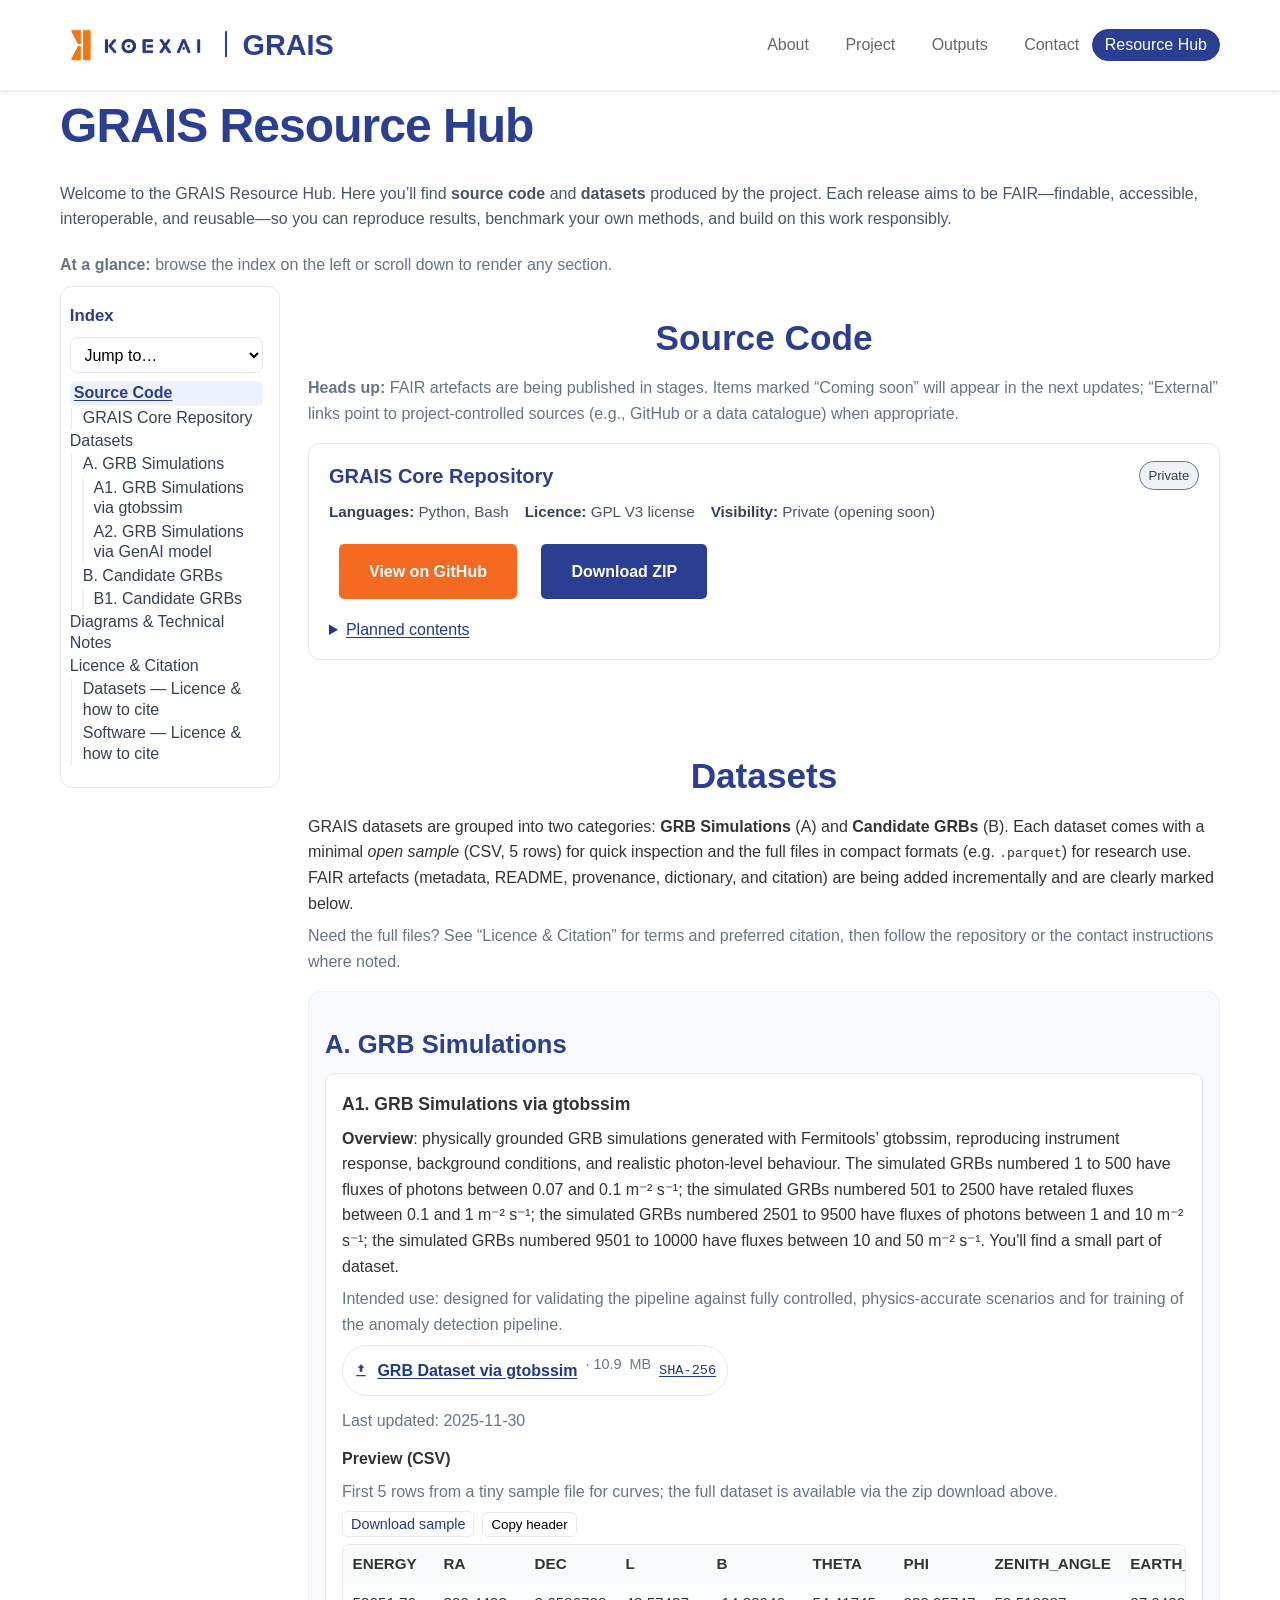
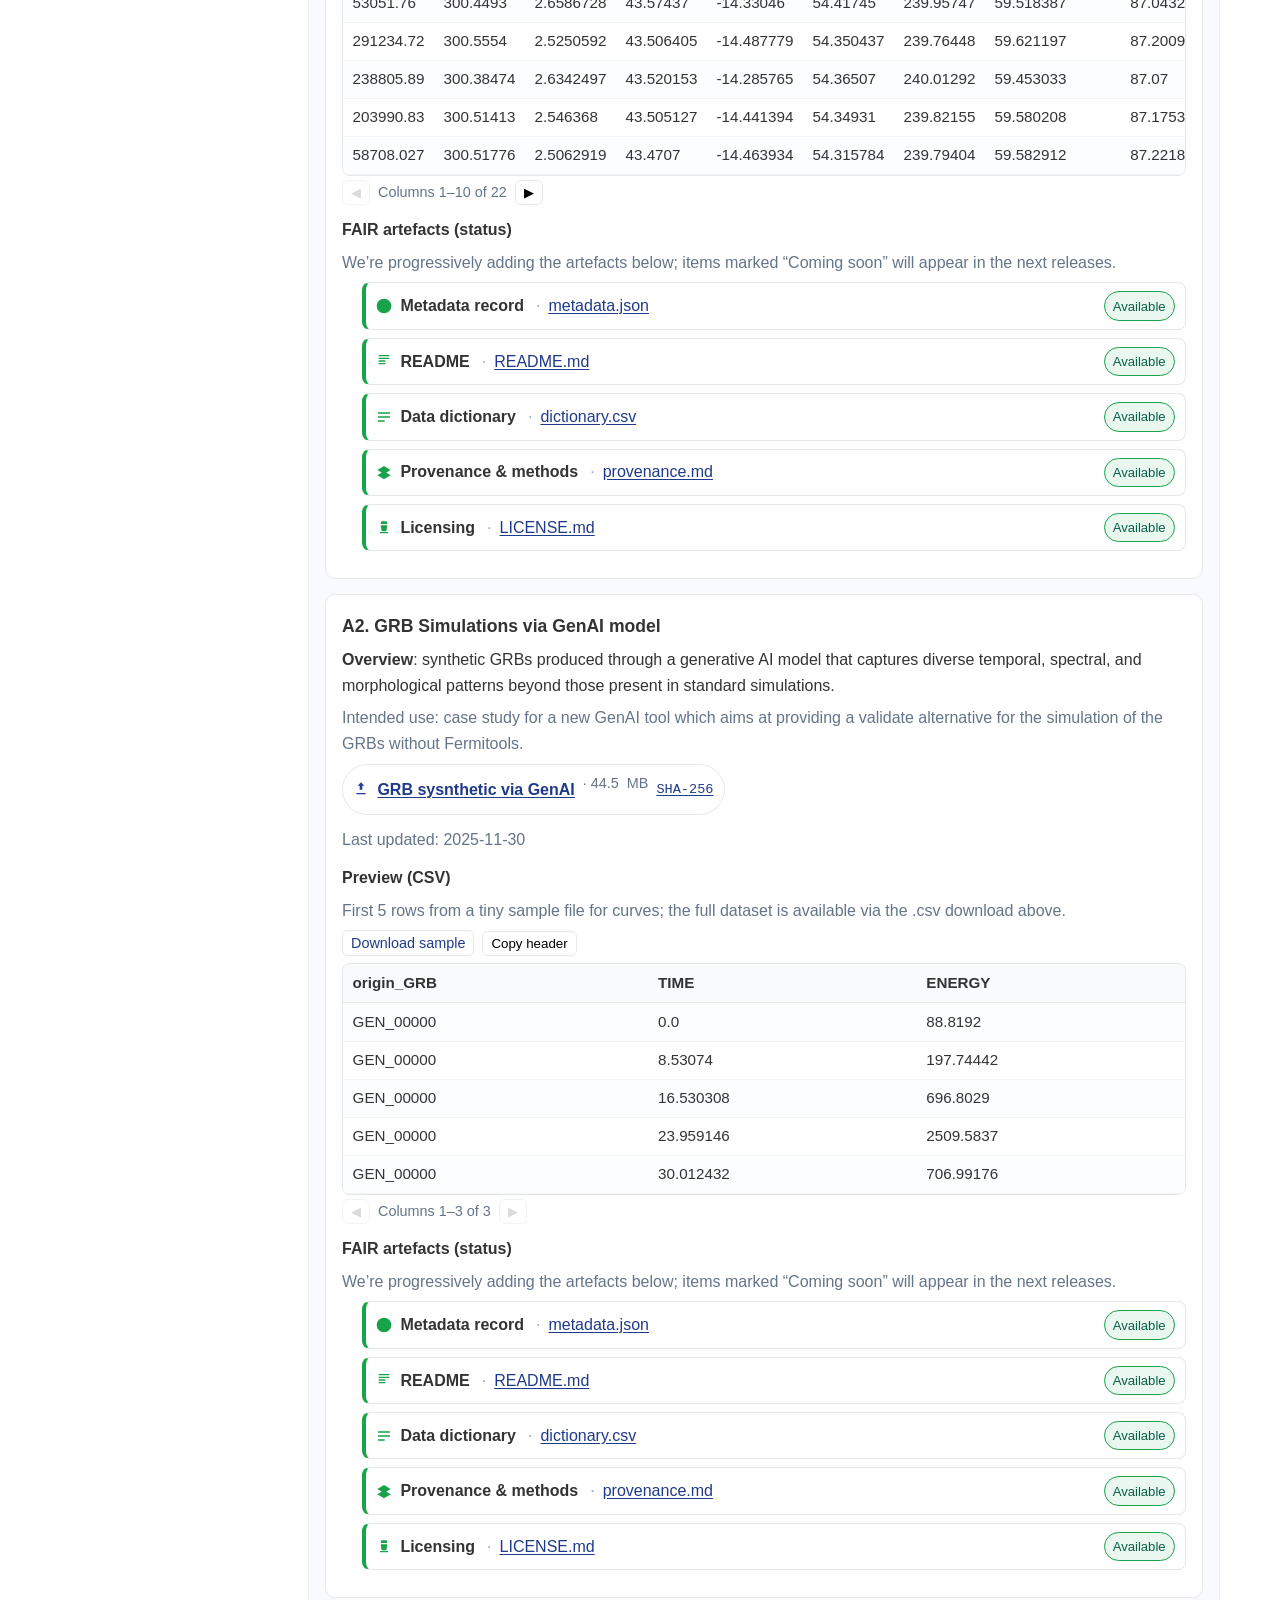
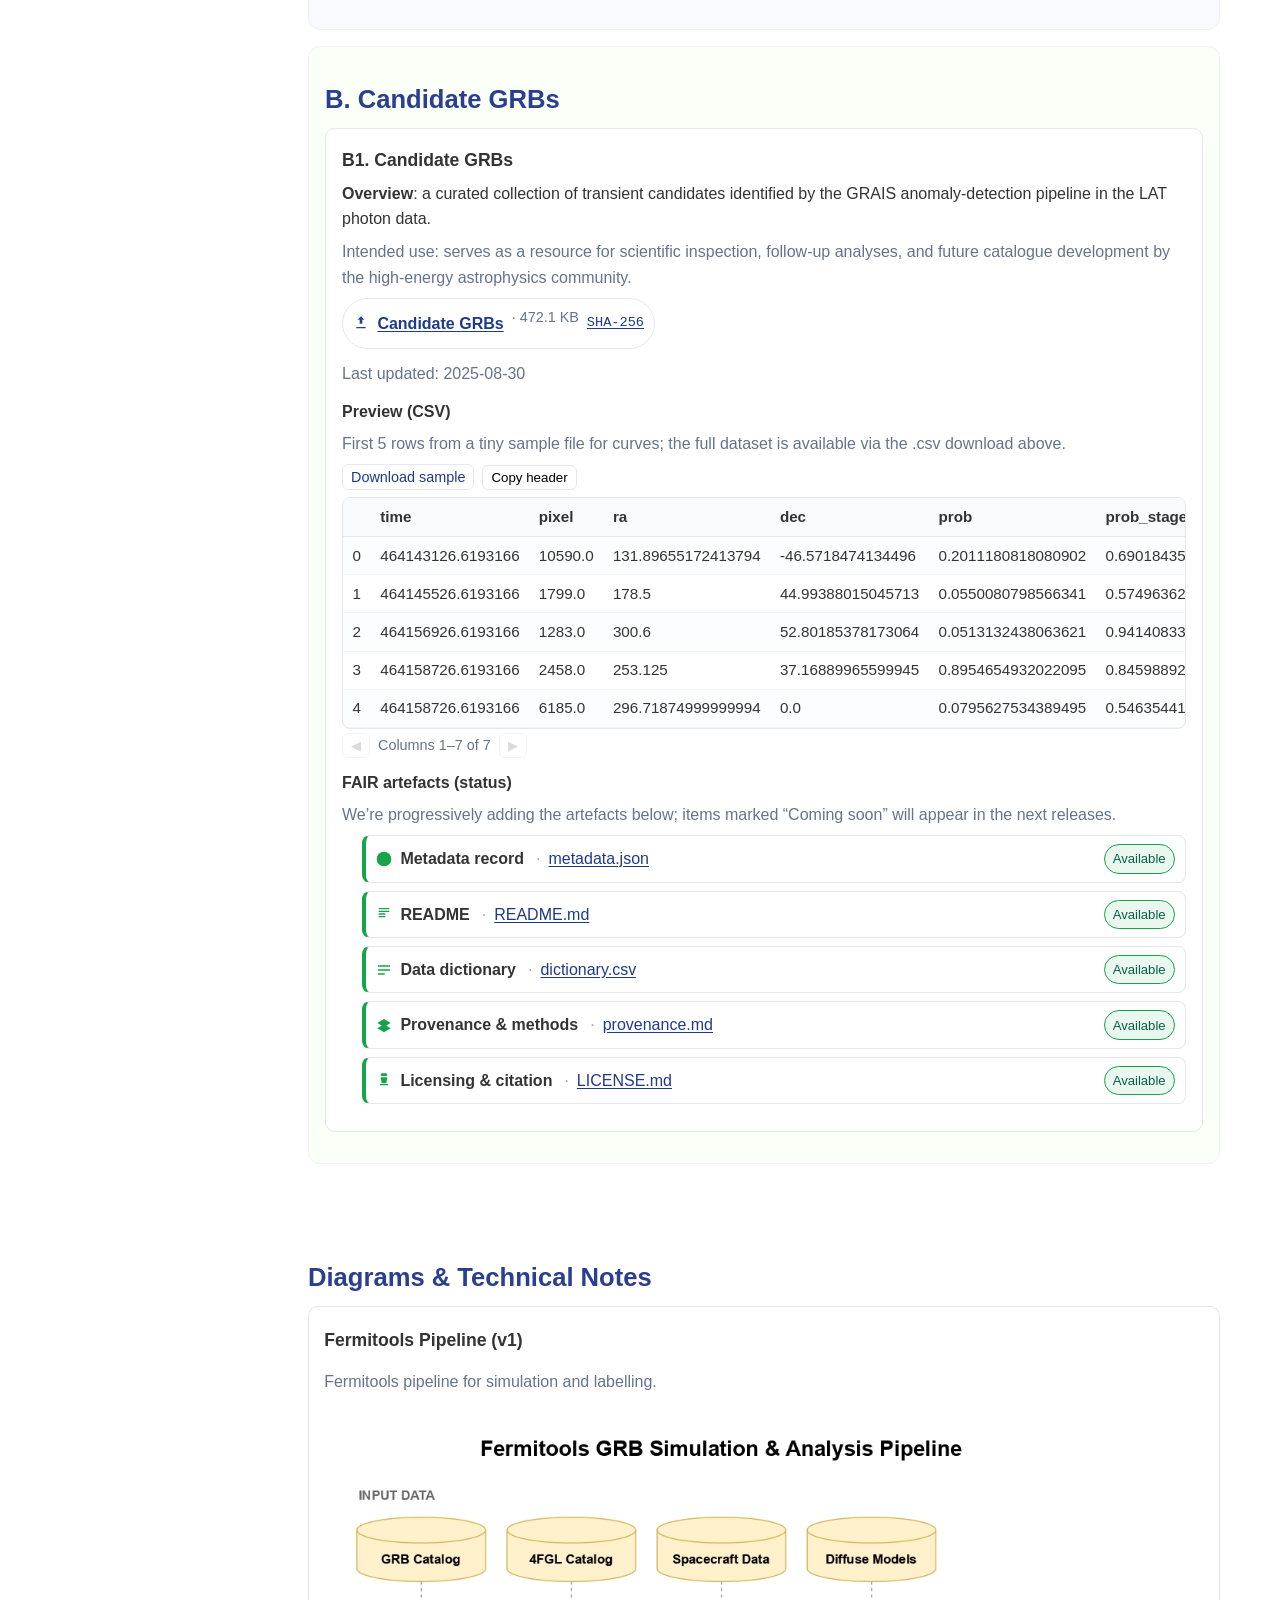
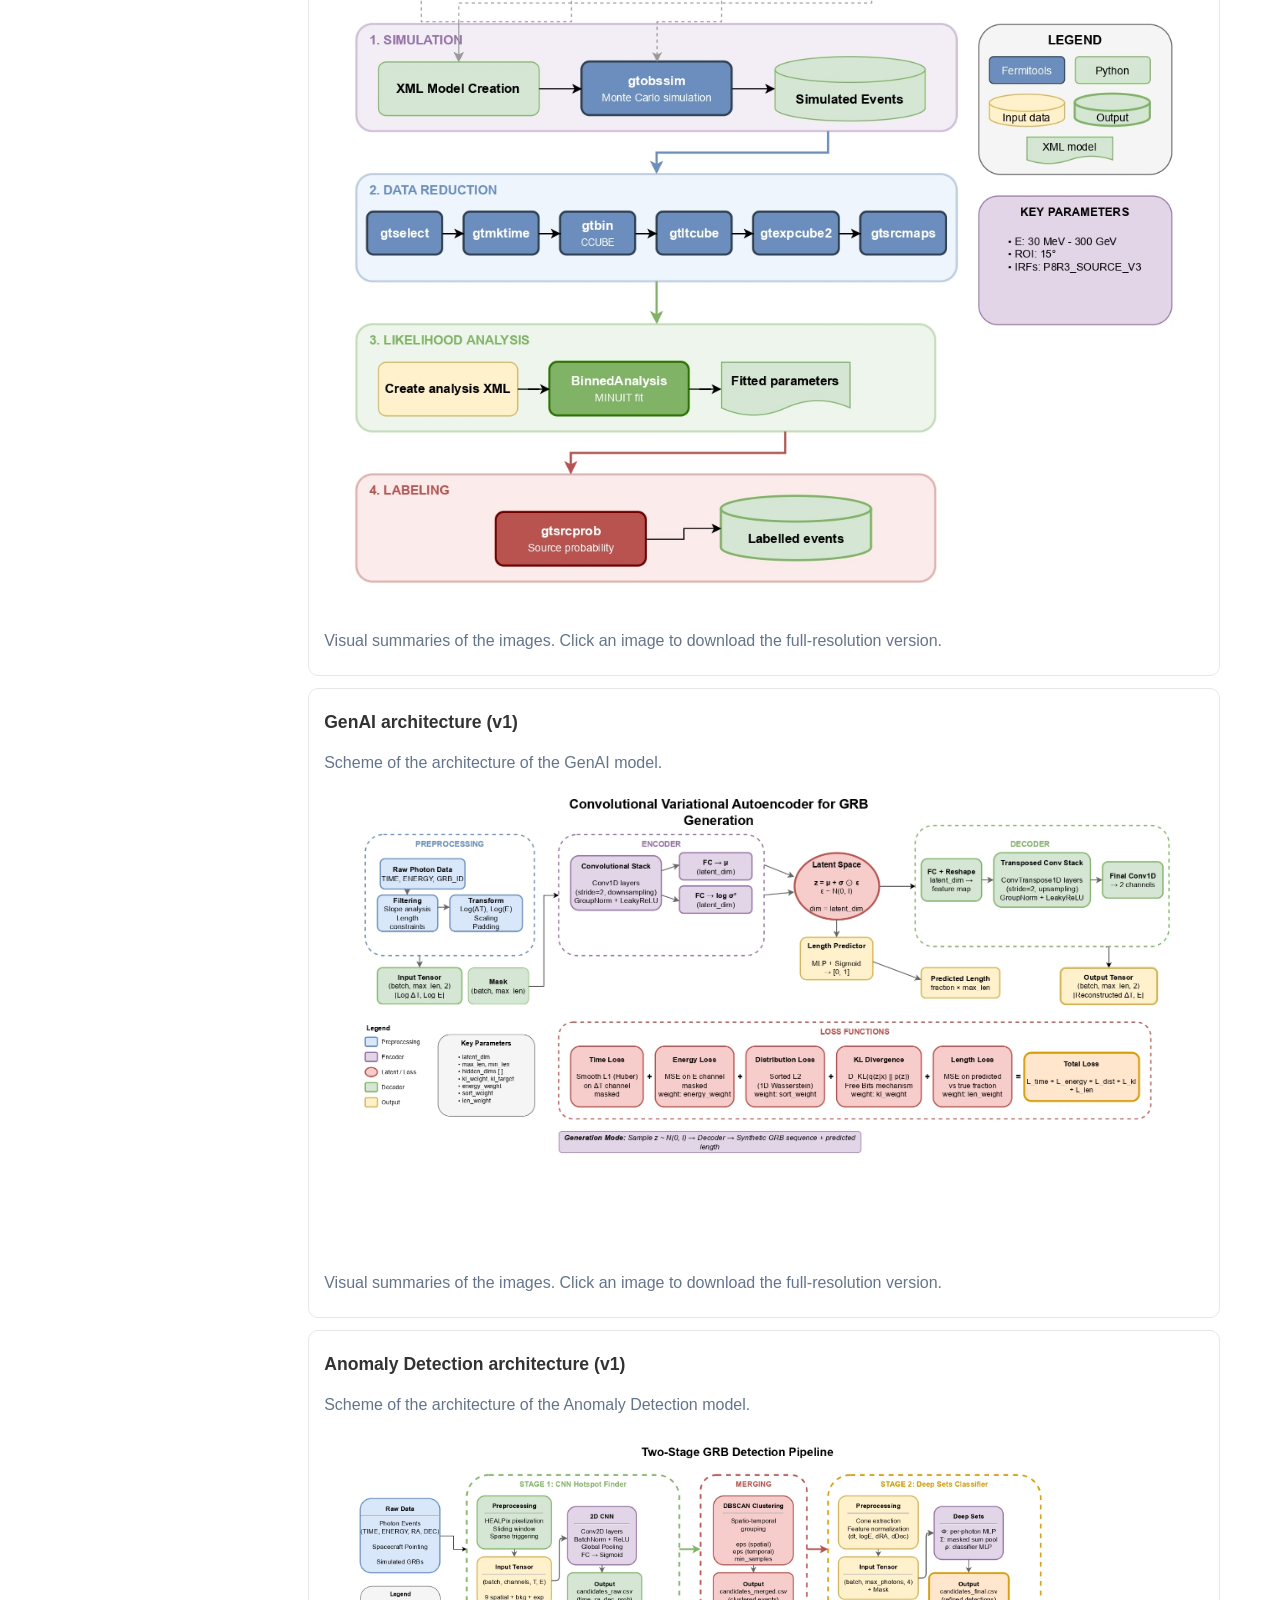
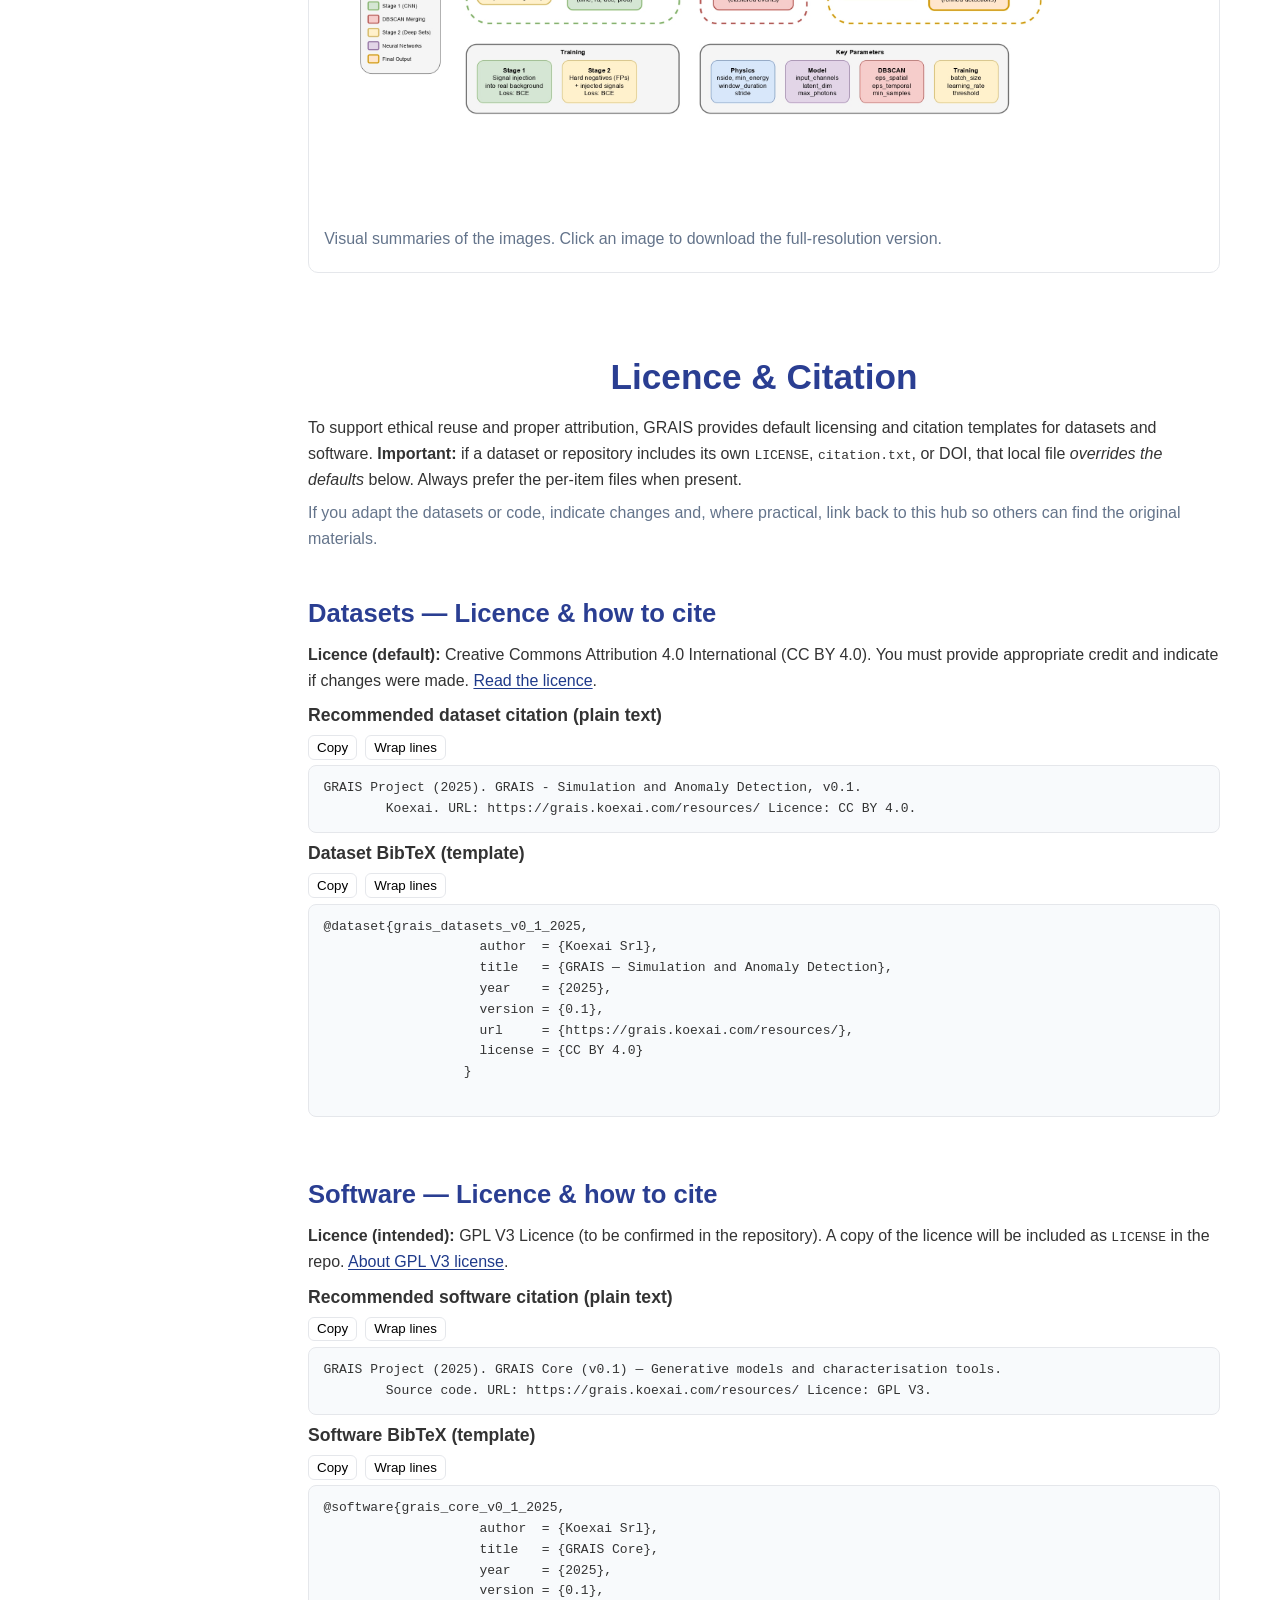
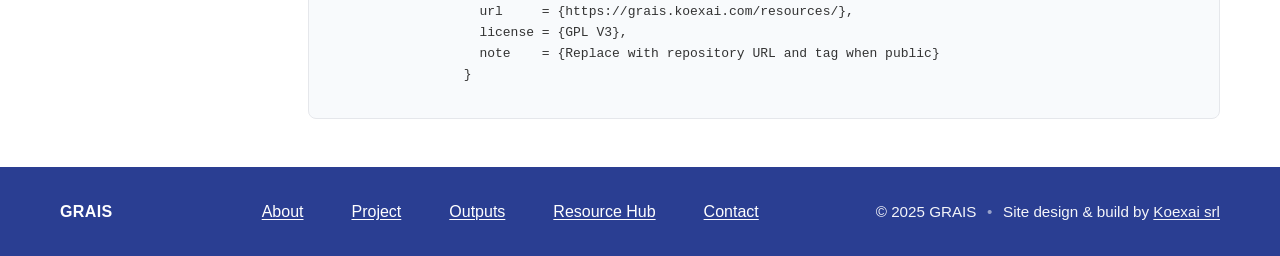
<file: resources/index.html>
<!DOCTYPE html>
<html lang="en">
<head>
  <meta charset="utf-8" />
  <meta name="viewport" content="width=device-width, initial-scale=1" />
  <title>GRAIS Resource Hub</title>
  <meta name="description" content="GRAIS Resource Hub: datasets, source code, publications, and citation/licensing." />
  <link rel="stylesheet" href="../assets/css/main.css">
</head>
<body class="with-fixed-header resources-page">
    <a class="skip-link" href="#datasets">Skip to content</a>
    <header>
      <div class="container">
        <div class="header-content">
          <div class="logo" style="display: flex; align-items: center; gap: 0.5em;">
                  <img src="../assets/img/logos/koexai logo.png" alt="Koexai Logo" style="height: 2.0em;">
                  <img src="../assets/img/logos/verticle_line.png" alt="Verticle LIne" style="height: 1.0em;">
                  GRAIS
          </div>
          <nav aria-label="Primary">
            <a href="/#about">About</a>
            <a href="/#project">Project</a>
            <a href="/#outputs">Outputs</a>
            <a href="/#contact">Contact</a>
              <a href="/resources/" class="nav-cta" aria-current="page">Resource Hub</a>
          </nav>
        </div>
      </div>
    </header>


  <main class="container resources-page">
    <h1>GRAIS Resource Hub</h1>
    <p class="lede">
      Welcome to the GRAIS Resource Hub. Here you’ll find <strong>source code</strong> and <strong>datasets</strong> produced by the project. Each release aims to be FAIR—findable, accessible, interoperable, and reusable—so you can reproduce results, benchmark your own methods, and build on this work responsibly.
    <p class="muted">
      <strong>At a glance:</strong> browse the index on the left or scroll down to render any section.
    </p>

    

    <!-- Index / Table of Contents -->
    <div class="page-grid">
    <nav id="toc" class="toc-panel" aria-labelledby="toc-heading" aria-label="On this page">

      <h2 id="toc-heading">Index</h2>
      <ul>
        <li><a href="#code">Source Code</a>
          <ul>
            <li><a href="#code-core">GRAIS Core Repository</a></li>
          </ul>
        </li>
        <li><a href="#datasets">Datasets</a>
          <ul>
            <li><a href="#A">A. GRB Simulations</a>
              <ul>
                <li><a href="#A1">A1. GRB Simulations via gtobssim</a></li>
                <li><a href="#A2">A2. GRB Simulations via GenAI model</a></li>
              </ul>
            </li>
            <li><a href="#B">B. Candidate GRBs</a>
              <ul>
                <li><a href="#B1">B1. Candidate GRBs</a></li>
              </ul>
            </li>
          </ul>
        </li>
        <li><a href="#pub-diagrams">Diagrams &amp; Technical Notes</a></li>
        <li><a href="#licence-citation">Licence &amp; Citation</a>
          <ul>
            <li><a href="#licence-datasets">Datasets — Licence &amp; how to cite</a></li>
            <li><a href="#licence-software">Software — Licence &amp; how to cite</a></li>
          </ul>
        </li>
      </ul>
    </nav>

    <div class="page-content">
        <!-- Source Code -->
    <section id="code" aria-labelledby="code-heading">
      <h2 id="code-heading">Source Code</h2>
        <p class="fair-note">
          <strong>Heads up:</strong> FAIR artefacts are being published in stages. Items marked “Coming soon” will appear in the next updates; “External” links point to project-controlled sources (e.g., GitHub or a data catalogue) when appropriate.
        </p>

      <article class="repo" data-status="private" aria-labelledby="code-core-heading">
      <!-- Allowed values for data-status: private, public, wip, frozen, archived -->
        <div class="repo-head">
          <h3 id="code-core-heading" class="repo-title">GRAIS Core Repository</h3>
          <span class="repo-state" aria-live="polite"></span>
        </div>

        <ul class="repo-meta">
          <li><span class="label">Languages:</span> Python, Bash</li>
          <li><span class="label">Licence:</span> GPL V3 license</li>
          <li><span class="label">Visibility:</span> Private (opening soon)</li>
        </ul>

        <p class="repo-actions">
          <!-- with links-->
            <a class="btn" href="https://github.com/koexai/GRAIS.git" target="_blank" rel="noopener">View on GitHub</a>
            <a class="btn btn-secondary" href="https://github.com/koexai/GRAIS/archive/refs/heads/main.zip">Download ZIP</a>
        </p>

        <!-- Once the repo is public you can: (1) remove this section (2) convert it to a Contents summary, with links to real folders/files in Github-->
        <details class="repo-more">
          <summary>Planned contents</summary>
          <ul>
            <li>Simulation scripts for GRB generation using Fermitools</li>
            <li>Simulation scripts for GRB generation using GenAI models</li>
            <li>Utilities for dataset labelling</li>
            <li>End-to-end pipeline for GRB detection (preprocessing, scanning, and classification modules)</li>
            <li>Documentation and usage tutorials</li>
          </ul>
        </details>
      </article>
    </section>

    <!-- Datasets -->
    <section id="datasets" aria-labelledby="datasets-heading">
      <h2 id="datasets-heading">Datasets</h2>
        <p>
          GRAIS datasets are grouped into two categories: <strong>GRB Simulations</strong> (A) and
          <strong>Candidate GRBs</strong> (B).
         Each dataset comes with a minimal <em>open sample</em> (CSV, 5 rows) for quick inspection and the full files in compact formats (e.g. <code>.parquet</code>) for research use.
          FAIR artefacts (metadata, README, provenance, dictionary, and citation) are being added incrementally and are clearly marked below.
        </p>
        <p class="muted">Need the full files? See “Licence &amp; Citation” for terms and preferred citation, then follow the repository or the contact instructions where noted.</p>


      <!-- Category A -->
      <section id="A" class="category-band band-a" aria-labelledby="A-heading">

        <h3 id="A-heading">A. GRB Simulations</h3>

        <article id="A1" class="dataset frame" aria-labelledby="A1-heading">
          <h4 id="A1-heading">A1. GRB Simulations via gtobssim</h4>
            <p><strong>Overview</strong>: physically grounded GRB simulations generated with Fermitools’ gtobssim, reproducing instrument response, background conditions, and realistic photon-level behaviour.
            The simulated GRBs numbered 1 to 500 have fluxes of photons between 0.07 and 0.1 m⁻² s⁻¹; the simulated GRBs numbered 501 to 2500 have retaled fluxes between 0.1 and 1 m⁻² s⁻¹; the simulated GRBs numbered 2501 to 9500 have fluxes of photons between 1 and 10 m⁻² s⁻¹; the simulated GRBs numbered 9501 to 10000 have fluxes between 10 and 50 m⁻² s⁻¹.
            You'll find a small part of dataset. </p>
            <p class="muted">Intended use: designed for validating the pipeline against fully controlled, physics-accurate scenarios and for training of the anomaly detection pipeline.</p>
          <h5 class="visually-hidden">Primary files</h5>
            <div class="file-strip" aria-label="Primary files">
              <div class="file-item">
                <svg viewBox="0 0 24 24" aria-hidden="true"><path d="M5 20h14v-2H5v2zm7-18-5 5h3v6h4V7h3l-5-5z"/></svg>
                <a href="../resources/datasets/A1/datasetA1.zip" download class="name">GRB Dataset via gtobssim</a>
                <span class="meta">· 10.9 &nbsp;MB</span>
                <a class="hash" href="../resources/datasets/A1/checksums_1.txt" title="SHA-256: 717ef5a7a687a942c949a1ccf368760c49ca0d06d72a6de9c9faac4ea5eeeb6f">SHA-256</a>
              </div>
            </div>
            <p class="muted">Last updated: 2025-11-30</p>


          <h5>Preview (CSV)</h5>
          <p class="muted">First 5 rows from a tiny sample file for curves; the full dataset is available via the zip download above.</p>
          <div class="table-scroll" data-sample-url="../resources/datasets/samples/A1_grb_gtobssim_sample.csv" data-max-cols="10" role="region" aria-label="A1 sample GRB gtobssim table" tabindex="0">
            <em>Loading preview…</em>
          </div>

          <h5>FAIR artefacts (status)</h5>
            <p class="fair-note">We’re progressively adding the artefacts below; items marked “Coming soon” will appear in the next releases.</p>

            <ul class="fair-checklist">
              <li class="fair-item" data-status="available">
                <span class="icon" aria-hidden="true">
                  <svg viewBox="0 0 24 24"><path d="M12 1a11 11 0 1 0 11 11A11.013 11.013 0 0 0 12 1Zm1 11V6h-2v8h7v-2Z"/></svg>
                </span>
                <span class="name">Metadata record</span><span class="sep">·</span>
                <a href="../resources/datasets/A1/metadata.json">metadata.json</a>
                <span class="state"></span>
              </li>

              <li class="fair-item" data-status="available">
                <span class="icon" aria-hidden="true">
                  <svg viewBox="0 0 24 24"><path d="M4 3h16v2H4zm0 4h16v2H4zm0 4h10v2H4zm0 4h10v2H4z"/></svg>
                </span>
                <span class="name">README</span><span class="sep">·</span>
                <a href="../resources/datasets/A1/README.md">README.md</a>
                <span class="state"></span>
              </li>

              <li class="fair-item" data-status="available">
                <span class="icon" aria-hidden="true">
                  <svg viewBox="0 0 24 24"><path d="M3 5h18v2H3zm0 6h18v2H3zm0 6h10v2H3z"/></svg>
                </span>
                <span class="name">Data dictionary</span><span class="sep">·</span>
                <a href="../resources/datasets/A1/dictionary.csv">dictionary.csv</a>
                <span class="state"></span>
              </li>

              <li class="fair-item" data-status="available">
                <span class="icon" aria-hidden="true">
                  <svg viewBox="0 0 24 24"><path d="M12 3 2 9l10 6 10-6-10-6Zm0 8L2 17l10 6 10-6-10-6Z"/></svg>
                </span>
                <span class="name">Provenance &amp; methods</span><span class="sep">·</span>
                <a href="../resources/datasets/A1/provenance.md">provenance.md</a>
                <span class="state"></span>
              </li>

              <li class="fair-item" data-status="available">
                <span class="icon" aria-hidden="true">
                  <svg viewBox="0 0 24 24"><path d="M6 20h12v-2H6v2ZM8 2h8l1 4H7l1-4Zm-1 6h10l-1.5 9h-7L7 8Z"/></svg>
                </span>
                <span class="name">Licensing</span><span class="sep">·</span>
                <a href="../resources/datasets/A1/LICENSE.md">LICENSE.md</a>
                <span class="state"></span>
              </li>

              <!--
              <li class="fair-item" data-status="soon">
                <span class="icon" aria-hidden="true">
                  <svg viewBox="0 0 24 24"><path d="M4 4h16v2H4zm0 6h16v2H4zm0 6h10v2H4z"/></svg>
                </span>
                <span class="name">Supplementary materials</span><span class="sep">·</span>
                <a href="../resources/datasets/A1/supplements/">notebooks, diagrams, scripts</a>
                <span class="state"></span>
              </li>
              -->
            </ul>


        </article>

        <article id="A2" class="dataset frame" aria-labelledby="A2-heading">
          <h4 id="A2-heading">A2. GRB Simulations via GenAI model</h4>
            <p><strong>Overview</strong>: synthetic GRBs produced through a generative AI model that captures diverse temporal, spectral, and morphological patterns beyond those present in standard simulations.</p>
            <p class="muted">Intended use: case study for a new GenAI tool which aims at providing a validate alternative for the simulation of the GRBs without Fermitools.</p>
          <h5 class="visually-hidden">Primary files</h5>
            <div class="file-strip" aria-label="Primary files">
              <div class="file-item">
                <svg viewBox="0 0 24 24" aria-hidden="true"><path d="M5 20h14v-2H5v2zm7-18-5 5h3v6h4V7h3l-5-5z"/></svg>
                <a href="../resources/datasets/A2/synthetic_grb.csv" download class="name">GRB sysnthetic via GenAI</a>
                <span class="meta">· 44.5 &nbsp;MB</span>
                <a class="hash" href="../resources/datasets/A2/checksums_1.txt" title="SHA-256: c75c048039b488770ecdec800e59e60596f0c0cb99e5fc81b6faf79f32d3cb8f">SHA-256</a>
              </div>
            </div>
            <p class="muted">Last updated: <time datetime="2025-11-30">2025-11-30</time></p>


          <h5>Preview (CSV)</h5>
          <p class="muted">First 5 rows from a tiny sample file for curves; the full dataset is available via the .csv download above.</p>
          <div class="table-scroll" data-sample-url="../resources/datasets/samples/A2-sample_GRBs_generated.csv" data-max-cols="10" role="region" aria-label="A2 sample curve table" tabindex="0">
            <em>Loading preview…</em>
          </div>

          <h5>FAIR artefacts (status)</h5>
            <p class="fair-note">We’re progressively adding the artefacts below; items marked “Coming soon” will appear in the next releases.</p>

            <ul class="fair-checklist">
              <li class="fair-item" data-status="available">
                <span class="icon" aria-hidden="true"><svg viewBox="0 0 24 24"><path d="M12 1a11 11 0 1 0 11 11A11.013 11.013 0 0 0 12 1Zm1 11V6h-2v8h7v-2Z"/></svg></span>
                <span class="name">Metadata record</span> <span class="sep">·</span>
                <a href="../resources/datasets/A2/metadata.json">metadata.json</a>
                <span class="state"></span>
              </li>

              <li class="fair-item" data-status="available">
                <span class="icon" aria-hidden="true"><svg viewBox="0 0 24 24"><path d="M4 3h16v2H4zm0 4h16v2H4zm0 4h10v2H4zm0 4h10v2H4z"/></svg></span>
                <span class="name">README</span> <span class="sep">·</span>
                <a href="../resources/datasets/A2/README.md">README.md</a>
                <span class="state"></span>
              </li>

              <li class="fair-item" data-status="available">
                <span class="icon" aria-hidden="true"><svg viewBox="0 0 24 24"><path d="M3 5h18v2H3zm0 6h18v2H3zm0 6h10v2H3z"/></svg></span>
                <span class="name">Data dictionary</span> <span class="sep">·</span>
                <a href="../resources/datasets/A2/dictionary.csv">dictionary.csv</a>
                <span class="state"></span>
              </li>

              <li class="fair-item" data-status="available">
                <span class="icon" aria-hidden="true"><svg viewBox="0 0 24 24"><path d="M12 3 2 9l10 6 10-6-10-6Zm0 8L2 17l10 6 10-6-10-6Z"/></svg></span>
                <span class="name">Provenance &amp; methods</span> <span class="sep">·</span>
                <a href="../resources/datasets/A2/provenance.md">provenance.md</a>
                <span class="state"></span>
              </li>

              <li class="fair-item" data-status="available">
                <span class="icon" aria-hidden="true">
                  <svg viewBox="0 0 24 24"><path d="M6 20h12v-2H6v2ZM8 2h8l1 4H7l1-4Zm-1 6h10l-1.5 9h-7L7 8Z"/></svg>
                </span>
                <span class="name">Licensing</span><span class="sep">·</span>
                <a href="../resources/datasets/A2/LICENSE.md">LICENSE.md</a>
                <span class="state"></span>
              </li>

              <!--
              <li class="fair-item" data-status="soon">
                <span class="icon" aria-hidden="true"><svg viewBox="0 0 24 24"><path d="M4 4h16v2H4zm0 6h16v2H4zm0 6h10v2H4z"/></svg></span>
                <span class="name">Supplementary materials</span> <span class="sep">·</span>
                <a href="../resources/datasets/A2/supplements/">notebooks, diagrams, scripts</a>
                <span class="state"></span>
              </li>
              -->
            </ul>


        </article>

      </section>

      <!-- Category B -->
      <section id="B" class="category-band band-b" aria-labelledby="B-heading">
        <h3 id="B-heading">B. Candidate GRBs</h3>

        <article id="B1" class="dataset frame" aria-labelledby="B1-heading">
          <h4 id="B1-heading">B1. Candidate GRBs</h4>
            <p><strong>Overview</strong>: a curated collection of transient candidates identified by the GRAIS anomaly-detection pipeline in the LAT photon data.</p>
            <p class="muted">Intended use: serves as a resource for scientific inspection, follow-up analyses, and future catalogue development by the high-energy astrophysics community.</p>

          <h5 class="visually-hidden">Primary files</h5>
            <div class="file-strip" aria-label="Primary files">
              <div class="file-item">
                <svg viewBox="0 0 24 24" aria-hidden="true"><path d="M5 20h14v-2H5v2zm7-18-5 5h3v6h4V7h3l-5-5z"/></svg>
                <a href="../resources/datasets/B1/candidates_final.csv" download class="name">Candidate GRBs</a>
                <span class="meta">· 472.1&nbsp;KB</span>
               <a class="hash" href="../resources/datasets/B1/checksums.txt" title="SHA-256: b656994b062fff7cccdee8922b0f904945820a8eed4e566a90fd20fb1adf68a6">SHA-256</a>
              </div>
            </div>
            <p class="muted">Last updated: <time datetime="2025-08-30">2025-08-30</time></p>


          <h5>Preview (CSV)</h5>
          <p class="muted">First 5 rows from a tiny sample file for curves; the full dataset is available via the .csv download above.</p>
          <div class="table-scroll" data-sample-url="../resources/datasets/samples/B1-sample_GRB_candidates.csv" data-max-cols="10" role="region" aria-label="B1 sample curve table" tabindex="0">
            <em>Loading preview…</em>
          </div>

          <h5>FAIR artefacts (status)</h5>
            <p class="fair-note">We’re progressively adding the artefacts below; items marked “Coming soon” will appear in the next releases.</p>

            <ul class="fair-checklist">
              <li class="fair-item" data-status="available">
                <span class="icon" aria-hidden="true">
                  <svg viewBox="0 0 24 24"><path d="M12 1a11 11 0 1 0 11 11A11.013 11.013 0 0 0 12 1Zm1 11V6h-2v8h7v-2Z"/></svg>
                </span>
                <span class="name">Metadata record</span><span class="sep">·</span>
                <a href="../resources/datasets/B1/metadata.json">metadata.json</a>
                <span class="state"></span>
              </li>

              <li class="fair-item" data-status="available">
                <span class="icon" aria-hidden="true"><svg viewBox="0 0 24 24"><path d="M4 3h16v2H4zm0 4h16v2H4zm0 4h10v2H4zm0 4h10v2H4z"/></svg></span>
                <span class="name">README</span> <span class="sep">·</span>
                <a href="../resources/datasets/B1/README.md">README.md</a>
                <span class="state"></span>
              </li>

              <li class="fair-item" data-status="available">
                <span class="icon" aria-hidden="true"><svg viewBox="0 0 24 24"><path d="M3 5h18v2H3zm0 6h18v2H3zm0 6h10v2H3z"/></svg></span>
                <span class="name">Data dictionary</span> <span class="sep">·</span>
                <a href="../resources/datasets/B1/dictionary.csv">dictionary.csv</a>
                <span class="state"></span>
              </li>

              <li class="fair-item" data-status="available">
                <span class="icon" aria-hidden="true"><svg viewBox="0 0 24 24"><path d="M12 3 2 9l10 6 10-6-10-6Zm0 8L2 17l10 6 10-6-10-6Z"/></svg></span>
                <span class="name">Provenance &amp; methods</span> <span class="sep">·</span>
                <a href="../resources/datasets/B1/provenance.md">provenance.md</a>
                <span class="state"></span>
              </li>

              <li class="fair-item" data-status="available">
                <span class="icon" aria-hidden="true"><svg viewBox="0 0 24 24"><path d="M6 20h12v-2H6v2ZM8 2h8l1 4H7l1-4Zm-1 6h10l-1.5 9h-7L7 8Z"/></svg></span>
                <span class="name">Licensing &amp; citation</span><span class="sep">·</span>
                <a href="../resources/datasets/B1/LICENSE.md">LICENSE.md</a>
                <span class="state"></span>
              </li>

              <!--
              <li class="fair-item" data-status="soon">
                <span class="icon" aria-hidden="true"><svg viewBox="0 0 24 24"><path d="M4 4h16v2H4zm0 6h16v2H4zm0 6h10v2H4z"/></svg></span>
                <span class="name">Supplementary materials</span> <span class="sep">·</span>
                <a href="../resources/datasets/B1/supplements/">notebooks, diagrams, scripts</a>
                <span class="state"></span>
              </li>
              -->
            </ul>


        </article>

      </section>

    </section>


    <!-- 
    <section id="code" aria-labelledby="code-heading">
      <h2 id="code-heading">Source Code</h2>
        <p class="fair-note">
          <strong>Heads up:</strong> FAIR artefacts are being published in stages. Items marked “Coming soon” will appear in the next updates;
          “External” links point to project-controlled sources (e.g., GitHub or a data catalogue) when appropriate.
        </p>

      <article class="repo" data-status="wip" aria-labelledby="code-core-heading">
        <div class="repo-head">
          <h3 id="code-core-heading" class="repo-title">GRAIS Core Repository</h3>
          <span class="repo-state" aria-live="polite"></span>
        </div>

        <ul class="repo-meta">
          <li><span class="label">Languages:</span> Python (PyTorch)</li>
          <li><span class="label">Licence:</span> MIT (TBC)</li>
          <li><span class="label">Visibility:</span> Private (opening soon)</li>
        </ul>

        <p class="repo-actions">
            <a class="btn" href="https://github.com/koexai/GRAIS.git" target="_blank" rel="noopener">View on GitHub</a>
            <a class="btn btn-secondary" href="https://github.com/koexai/GRAIS/archive/refs/heads/main.zip">Download ZIP</a>
        </p>

        
        <details class="repo-more">
          <summary>Planned contents</summary>
          <ul>
            <li>Simulation scripts for GRB generation using FermiTools</li>
            <li>Simulation scripts for GRB generation using GenAI models</li>
            <li>Utilities for dataset labelling</li>
            <li>End-to-end pipeline for GRB detection (preprocessing, scanning, and classification modules)</li>
            <li>Documentation and usage tutorials</li>
          </ul>
        </details>
      </article>
    </section>
    -->


    <!-- 
    <section id="publications" aria-labelledby="publications-heading">
      <h2 id="publications-heading">Publications</h2>
      <p class="muted">
        This section lists
        <strong>journal &amp; conference submissions</strong>, <strong>technical diagrams/notes</strong>, and selected
        <strong>findings</strong> for the community.
      </p>

     
      <nav class="pub-filter" aria-label="Filter publications">
        <button type="button" data-filter="all" aria-pressed="true">All</button>
        <button type="button" data-filter="articles">Articles</button>
        <button type="button" data-filter="diagrams">Diagrams</button>
        <button type="button" data-filter="findings">Findings</button>
      </nav>

      <section id="pub-articles" aria-labelledby="pub-articles-heading" class="pub-group" data-group="articles">
        <h3 id="pub-articles-heading">Journal &amp; Conference Submissions</h3>
        <ul class="pub-list">
          <li class="pub-item" data-kind="articles" data-status="in-prep">
            <div class="pub-head">
              <span class="pub-title"><strong>Paper #1 (title TBC)</strong></span>
              <span class="pub-state" aria-label="Status: in preparation"></span>
            </div>
            <ul class="pub-meta">
              <li><span class="label">Status:</span> In preparation</li>
              <li><span class="label">Type:</span> Journal article</li>
            </ul>
            <p class="pub-links">
              <a href="/resources/publications/articles/paper1_abstract.md">Abstract</a>
              <span aria-hidden="true">·</span>
              <a href="#" aria-disabled="true">Preprint (coming soon)</a>
            </p>
            <details class="pub-more">
              <summary>Show short note</summary>
              <div class="pub-note">
                Scope: early results on physical-model light curves; baselines &amp; GenAI augmentation plan.
              </div>
            </details>
          </li>

          <li class="pub-item" data-kind="articles" data-status="planned">
            <div class="pub-head">
              <span class="pub-title"><strong>Paper #2 (title TBC)</strong></span>
              <span class="pub-state" aria-label="Status: planned"></span>
            </div>
            <ul class="pub-meta">
              <li><span class="label">Status:</span> Planned submission</li>
              <li><span class="label">Type:</span> Conference paper</li>
            </ul>
            <p class="pub-links">
              <a href="/resources/publications/articles/paper2_outline.md">Outline</a>
            </p>
          </li>
        </ul>
      </section>
    -->

      <!-- Diagrams & Technical Notes -->
    <section id="pub-diagrams" aria-labelledby="pub-diagrams-heading" class="pub-group" data-group="diagrams">
  <h3 id="pub-diagrams-heading">Diagrams &amp; Technical Notes</h3>
  <ul class="pub-list">
    
    <li class="pub-item" data-kind="diagrams" data-status="published">
      <div class="pub-head" style="margin-bottom: 10px;">
          <h4 id="diagram1-heading">Fermitools Pipeline (v1)</h4>
      </div>
      <p class="muted" style="margin-top: 5px;">Fermitools pipeline for simulation and labelling.</p>
    
      <figure class="image-item" style="margin: 0;">
        <a href="../resources/diagrams/fermitools_pipeline.jpg" target="_blank" download title="Clicca per ingrandire e scaricare l'immagine">
          <img
            src="../resources/diagrams/fermitools_pipeline.jpg"
            alt="Fermitools Pipeline (v1)"
            loading="lazy"
            style="max-width: 100%; height: auto; cursor: pointer;">
        </a>
        <figcaption>
            <p class="muted">
        Visual summaries of the images. Click an image to download the full-resolution version.
      </p>
        </figcaption>
      </figure>
    </li>

    <li class="pub-item" data-kind="diagrams" data-status="published">
      <div class="pub-head" style="margin-bottom: 10px;">
         <h4 id="diagram2-heading">GenAI architecture (v1)</h4>
      </div>
      <p class="muted" style="margin-top: 5px;">Scheme of the architecture of the GenAI model.</p>
     
      <figure class="image-item" style="margin: 0;">
        <a href="../resources/diagrams/ConvVAE_GRB_Params_site.jpg" target="_blank" download title="Clicca per ingrandire e scaricare l'immagine">
          <img
            src="../resources/diagrams/ConvVAE_GRB_Params_site.jpg"
            alt="GenAI architecture (v1)"
            loading="lazy"
            style="max-width: 100%; height: auto; cursor: pointer;">
        </a>
        <figcaption>
           <p class="muted">
        Visual summaries of the images. Click an image to download the full-resolution version.
      </p>
        </figcaption>
      </figure>
    </li>

    <li class="pub-item" data-kind="diagrams" data-status="published">
      <div class="pub-head" style="margin-bottom: 10px;">
         <h4 id="diagram3-heading">Anomaly Detection architecture (v1)</h4>
      </div>
        <p class="muted" style="margin-top: 5px;">Scheme of the architecture of the Anomaly Detection model.</p>
     
      <figure class="image-item" style="margin: 0;">
        <a href="../resources/diagrams/GRB_Pipeline_DBSCAN.jpg" target="_blank" download title="Clicca per ingrandire e scaricare l'immagine">
          <img
            src="../resources/diagrams/GRB_Pipeline_DBSCAN.jpg"
            alt="Anomaly Detection architecture (v1)"
            loading="lazy"
            style="max-width: 100%; height: auto; cursor: pointer;">
        </a>
        <figcaption>
           <p class="muted">
        Visual summaries of the images. Click an image to download the full-resolution version.
      </p>
        </figcaption>
      </figure>
    </li>

  </ul>
</section>








    <!-- Licence & Citation -->
    <section id="licence-citation" aria-labelledby="licence-heading">
      <h2 id="licence-heading">Licence &amp; Citation</h2>
        <p>
          To support ethical reuse and proper attribution, GRAIS provides default licensing and citation templates for datasets and software.
          <strong>Important:</strong> if a dataset or repository includes its own <code>LICENSE</code>, <code>citation.txt</code>, or DOI,
          that local file <em>overrides the defaults</em> below. Always prefer the per-item files when present.
        </p>
        <p class="muted">
          If you adapt the datasets or code, indicate changes and, where practical, link back to this hub so others can find the original materials.
        </p>



      <!-- Datasets -->
      <section id="licence-datasets" aria-labelledby="licence-datasets-heading">
        <h3 id="licence-datasets-heading">Datasets — Licence &amp; how to cite</h3>
        <p><strong>Licence (default):</strong> Creative Commons Attribution 4.0 International (CC BY 4.0).
          You must provide appropriate credit and indicate if changes were made.
          <a href="https://creativecommons.org/licenses/by/4.0/" target="_blank" rel="noopener">Read the licence</a>.
        </p>

        <h4>Recommended dataset citation (plain text)</h4>
        <pre class="cite">GRAIS Project (2025). GRAIS - Simulation and Anomaly Detection, v0.1.
        Koexai. URL: https://grais.koexai.com/resources/ Licence: CC BY 4.0.</pre>

        <h4>Dataset BibTeX (template)</h4>
        <pre class="cite">@dataset{grais_datasets_v0_1_2025,
                    author  = {Koexai Srl},
                    title   = {GRAIS — Simulation and Anomaly Detection},
                    year    = {2025},
                    version = {0.1},
                    url     = {https://grais.koexai.com/resources/},
                    license = {CC BY 4.0}
                  }
        </pre>
        <!--<p class="muted">Tip: if a dataset provides its own <code>citation.txt</code> or DOI, please use that instead of the template above.</p>-->
      </section>

      <!-- Software -->
      <section id="licence-software" aria-labelledby="licence-software-heading">
        <h3 id="licence-software-heading">Software — Licence &amp; how to cite</h3>
        <p><strong>Licence (intended):</strong> GPL V3 Licence (to be confirmed in the repository).
          A copy of the licence will be included as <code>LICENSE</code> in the repo.
          <a href="https://www.gnu.org/licenses/gpl-3.0.html" target="_blank" rel="noopener">About GPL V3 license</a>.
        </p>

        <h4>Recommended software citation (plain text)</h4>
        <pre class="cite">GRAIS Project (2025). GRAIS Core (v0.1) — Generative models and characterisation tools.
        Source code. URL: https://grais.koexai.com/resources/ Licence: GPL V3.</pre>

        <h4>Software BibTeX (template)</h4>
        <pre class="cite">@software{grais_core_v0_1_2025,
                    author  = {Koexai Srl},
                    title   = {GRAIS Core},
                    year    = {2025},
                    version = {0.1},
                    url     = {https://grais.koexai.com/resources/},
                    license = {GPL V3},
                    note    = {Replace with repository URL and tag when public}
                  }
        </pre>
      </section>
    </section>


    </div> <!-- /.page-content -->
    </div> <!-- /.page-grid -->

  </main>

  <div data-include="/partials/footer.html"></div>

  <script src="/assets/js/main.js" defer></script>

  <noscript>Your browser does not support JavaScript or it is disabled. Some features may not work properly.</noscript>
</body>
</html>
</file>
<file: assets/css/main.css>
/* === Base reset & layout === */
* { margin: 0; padding: 0; box-sizing: border-box; }
body { font-family: 'Segoe UI', Tahoma, Geneva, Verdana, sans-serif; line-height: 1.6; color: #333; background: #fff; }
.container { max-width: 1200px; margin: 0 auto; padding: 0 20px; }

/* === Header === */
body > header {
  background: #fff;
  padding: 1rem 0;
  box-shadow: 0 2px 5px rgba(0,0,0,0.1);
  position: fixed;
  width: 100%;
  top: 0;
  z-index: 1000;
}

.header-content { display: flex; justify-content: space-between; align-items: center; }
.logo { font-size: 1.8rem; font-weight: bold; color: #2A3E92; }

/* Primary nav */
nav a { text-decoration: none; color: #666; margin-left: 2rem; font-weight: 500; transition: color 0.3s; }
nav a:hover { color: #F46A20; }

/* CTA pill for the Resource Hub link (global) */
header nav .nav-cta {
  display: inline-block;
  padding: .45rem .75rem;
  border: 1px solid #2A3E92;
  border-radius: 9999px;
  text-decoration: none;
  color: #2A3E92;
  line-height: 1;
  margin-left: .5rem;
}
header nav .nav-cta:hover { background: #2A3E92; color: #fff; }
@media (max-width: 768px) { header nav .nav-cta { padding: .4rem .65rem; } }

/* === Main layout === */
section { padding: 4rem 0; }  /* content spacing; anchor offset handled below */

/* === Hero === */
.hero { background: linear-gradient(135deg, #f8f9ff 0%, #fff 100%); text-align: center; padding: 6rem 0; }
.hero h1 { font-size: 3.5rem; color: #2A3E92; margin-bottom: 1rem; }
.hero .subtitle { font-size: 1.5rem; color: #666; margin-bottom: 1rem; }
.hero .tagline { font-size: 1.2rem; color: #777; margin-bottom: 3rem; max-width: 800px; margin-left: auto; margin-right: auto; }
.funding-notice { background: #f1f5f9; padding: 2rem; border-radius: 10px; margin: 2rem auto; max-width: 900px; font-style: italic; color: #64748b; border-left: 4px solid #F46A20; }

/* === Buttons === */
.btn { display: inline-block; background: #F46A20; color: #fff; padding: 15px 30px; text-decoration: none; border-radius: 5px; font-weight: bold; transition: background .3s; margin: 10px; }
.btn:hover { background: #e55a1a; }
.btn-secondary { background: #2A3E92; }
.btn-secondary:hover { background: #1e2d6f; }

/* === Headings (site-wide defaults) === */
h2 { font-size: 2.5rem; color: #2A3E92; text-align: center; margin-bottom: 2rem; }
h3 { font-size: 1.8rem; color: #2A3E92; margin-bottom: 1rem; }

/* === Grid & cards === */
.grid { display: grid; grid-template-columns: repeat(auto-fit, minmax(300px, 1fr)); gap: 2rem; margin: 2rem 0; align-items: stretch; }
.card { background: #fff; padding: 2rem; border-radius: 10px; box-shadow: 0 4px 15px rgba(0,0,0,0.1); transition: transform .3s, box-shadow .3s; display: flex; flex-direction: column; justify-content: flex-start; height: 100%; position: relative; }
.card:hover { transform: translateY(-5px); box-shadow: 0 8px 25px rgba(0,0,0,0.15); }
.card h3 { color: #2A3E92; border-left: 4px solid #F46A20; padding-left: 1rem; font-size: 1.6rem; line-height: 1.3; margin-bottom: .75rem; }
.card p { font-size: 1rem; line-height: 1.6; margin-bottom: 1rem; }
.card .btn { margin-top: auto; }

/* === Misc sections === */
.alternate-bg { background: #f8f9ff; }
.feature-list { list-style: none; padding: 0; }
.feature-list li { padding: 1rem 0; border-left: 4px solid #F46A20; padding-left: 2rem; margin: 1rem 0; background: #f9f9f9; border-radius: 0 5px 5px 0; }
.feature-list li strong { color: #2A3E92; }

/* === Site footer === */
.site-footer { background: #2A3E92; color: #fff; text-align: center; padding: 2rem 0; }
.contact-info { background: #f1f5f9; padding: 2rem; border-radius: 10px; text-align: center; }

/* === Funding logos === */
.logo-bar { display: flex; flex-wrap: wrap; justify-content: center; align-items: center; list-style: none; padding: 0; margin: 0; gap: 2rem; }
.logo-bar img { height: 88px; max-width: 100%; }
@media (max-width: 1024px) { .logo-bar img { height: 72px; } }
@media (max-width: 768px)  { .logo-bar img { height: 48px; } }

/* === Resources section (homepage cards) === */
.resource-grid { align-items: stretch; position: relative; }
.resource-card { display: flex; flex-direction: column; isolation: isolate; overflow: hidden; z-index: 0; }
/* Ensure card headers behave like normal content */
.resource-card .resource-head { position: static; width: auto; top: auto; box-shadow: none; background: transparent; }
.resource-card .resource-head p { margin: .35rem 0 .75rem; }

/* Metadata row */
.meta { display: flex; flex-wrap: wrap; gap: .5rem 1rem; margin: 0 0 .75rem; padding: 0; list-style: none; }
.meta li { font-size: .95rem; color: #334155; }

/* Details blocks — hidden when closed */
.resource-card details > summary { display: none; }
.block-sample:not([open]), .block-docs:not([open]) { display: none !important; }

.block-sample, .block-docs {
  margin-top: .75rem;
  border: 1px solid #e5e7eb;
  border-radius: 10px;
  padding: .75rem;
  background: #fafafa;
  position: relative;
  z-index: 1;
}
.block-sample[open], .block-docs[open] { background: #f8fafc; }

/* Sample table (homepage cards) */
.sample-note { font-size: .9rem; color: #475569; margin-bottom: .5rem; }
.sample-actions { display: flex; align-items: center; gap: 1rem; margin-top: .5rem; }
.sample-table { overflow: auto; max-height: 280px; border: 1px solid #e5e7eb; background: #fff; border-radius: 8px; }
.sample-table table { width: 100%; border-collapse: collapse; font-size: .92rem; }
.sample-table th, .sample-table td { padding: .4rem .5rem; border-bottom: 1px solid #f1f5f9; white-space: nowrap; }
.sample-table th { text-align: left; position: sticky; top: 0; background: #f8fafc; }

/* Bottom action bar (appears on hover/focus/tap) */
.hover-actions {
  position: absolute; left: 1rem; right: 1rem; bottom: 1rem;
  background: #fff; border: 1px solid #e5e7eb; border-radius: 10px;
  box-shadow: 0 6px 18px rgba(0,0,0,.08);
  padding: .75rem;
  display: flex; align-items: center; justify-content: center;
  opacity: 0; pointer-events: none; transform: translateY(8px);
  transition: opacity .18s ease, transform .18s ease;
  z-index: 2;
}
.resource-card:hover .hover-actions,
.resource-card:focus-within .hover-actions,
.resource-card.is-hovered .hover-actions { opacity: 1; pointer-events: auto; transform: translateY(0); }

.actions-inner { display: flex; gap: .5rem; flex-wrap: wrap; justify-content: center; }
.actions-inner .btn { margin: 0; } /* don't inherit .card .btn bottom push */

.show-options {
  position: absolute; right: .75rem; top: .75rem; z-index: 3;
  font-size: .85rem; text-decoration: underline; color: #1e3a8a;
}
@media (hover:hover) { .show-options { opacity: 0; pointer-events: none; } }

/* Card footer (small note, not site footer) */
.resource-foot { margin-top: .75rem; font-size: .85rem; color: #64748b; background: transparent; padding: 0; }

/* === Accessibility focus (unified) === */
a:focus-visible,
button:focus-visible,
[tabindex]:focus-visible {
  outline: 3px solid #2A3E92;
  outline-offset: 2px;
}

/* === Skip link === */
.skip-link {
  position: absolute;
  left: -9999px;
  top: auto;
  width: 1px;
  height: 1px;
  overflow: hidden;
}
.skip-link:focus {
  position: static;
  width: auto;
  height: auto;
  padding: .5rem .75rem;
  background: #F1F5FF;
  border-radius: .5rem;
  display: inline-block;
}

/* === Fixed header compensation + anchor offset === */
:root { --header-h: 88px; }              /* desktop header height (tweak if needed) */

.with-fixed-header main {                /* pushes page content below the bar */
  padding-top: var(--header-h);
}

/* When jumping to #anchors, keep the heading clear of the bar */
.with-fixed-header section[id],
.with-fixed-header article[id],
.with-fixed-header h1[id],
.with-fixed-header h2[id],
.with-fixed-header h3[id],
.with-fixed-header h4[id] {
  scroll-margin-top: calc(var(--header-h) + 8px);
}

/* Mobile: header is usually shorter */
@media (max-width: 768px) {
  :root { --header-h: 72px; }
}

/* === Resource Hub (scoped to body.resources-page) === */
body.resources-page .lede { max-width: 80ch; margin: .75rem auto 1.25rem; color: #475569; }

/* Type scale */
body.resources-page h1 { font-size: 3rem; color: #2A3E92; letter-spacing: -0.02em; margin: 0 0 1rem; }
body.resources-page h2 { font-size: 2.2rem; color: #2A3E92; text-align: center; margin: 2.2rem 0 .75rem; }
body.resources-page h3 { font-size: 1.6rem; color: #2A3E92; margin: 1.2rem 0 .5rem; }
body.resources-page h4 { font-size: 1.1rem; font-weight: 700; margin: .6rem 0 .35rem; }
body.resources-page h5 { font-size: 1rem; font-weight: 600; margin: .75rem 0 .45rem; }

body.resources-page p { margin: .5rem 0; }
body.resources-page ul { margin: .5rem 0 1rem 1.25rem; }

/* Content links (main + footer + TOC) — not header nav */
body.resources-page main a,
/* body.resources-page footer a, */
body.resources-page #toc a {
  color: #1f3a8a;
  text-decoration: underline;
  text-underline-offset: 2px;
}
body.resources-page main a:hover,
body.resources-page footer a:hover,
body.resources-page #toc a:hover {
  text-decoration-thickness: 2px;
}
/* Footer links on dark background */
.site-footer a,
.site-footer a:visited {
  color:#fff;
  text-decoration: underline;
  text-underline-offset: 2px;
}
.site-footer a:hover { text-decoration-thickness: 2px; }


/* ===== Resource Hub — TOC panel (professional/clean) ===== */
body.resources-page #toc { --toc-indent: .7rem; --toc-rail1:#e5e7eb; --toc-rail2:#eef2f7; }

/* No bullets anywhere */
body.resources-page #toc ul,
body.resources-page #toc li { list-style: none; margin: 0; padding: 0; }

/* Top level: flush with the panel (no rail) */
body.resources-page #toc > ul {
  padding-left: 0;
  margin-left: 0;
  border-left: 0;
  margin-top: .35rem;
}

/* Nested levels: small, consistent indent + subtle rail */
body.resources-page #toc li                 { margin: .18rem 0; }
body.resources-page #toc li > ul            { margin-left: var(--toc-indent); padding-left: var(--toc-indent); border-left: 2px solid var(--toc-rail1); }
body.resources-page #toc li > ul > li > ul  { border-left: 2px solid var(--toc-rail2); }

/* Links */
body.resources-page #toc a {
  display: block;
  color: #334155;
  text-decoration: none;
  line-height: 1.3;
  overflow-wrap: anywhere;   /* wrap long labels instead of pushing indent */
}
body.resources-page #toc a:hover { color: #1f3a8a; text-decoration: underline; }

/* Active */
body.resources-page #toc a[aria-current="true"] {
  color: #1f3a8a;
  font-weight: 700;
  background: #eef2ff;
  border-radius: 6px;
  padding: 2px 4px;
}

/* TOC panel shell */
body.resources-page .toc-panel { padding: .9rem .95rem 1.15rem .95rem; }
body.resources-page .toc-panel h2 {
  font-size: 1.05rem;
  text-align: left;
  margin: 0 0 .5rem;
  color: #2A3E92;
}
/* Avoid generic padding on lists; indenting is handled above */
body.resources-page .toc-panel ul { margin: .25rem 0; padding-left: 0; }
body.resources-page .toc-panel ul ul { margin-top: .25rem; }
body.resources-page .toc-panel li + li { margin-top: .25rem; }
body.resources-page .toc-panel a { text-decoration: none; }
body.resources-page .toc-panel a:hover { text-decoration: underline; }

/* Hard reset to guarantee flush top level (wins over any earlier rules) */
body.resources-page .toc-panel #toc > ul{
  padding-left: 0 !important;
  margin-left: 0 !important;
  border-left: 0 !important;
}
body.resources-page .toc-panel #toc > ul > li,
body.resources-page .toc-panel #toc > ul > li > a{
  padding-left: 0 !important;
  margin-left: 0 !important;
}
/* First nested level inside the panel */
body.resources-page .toc-panel #toc > ul > li > ul{
  margin-left: .45rem;
  padding-left: .6rem;
  border-left: 2px solid #e5e7eb;
}

/* Active link state (set via JS) */
body.resources-page .toc-panel a[aria-current="true"] {
  font-weight: 700;
  color: #2A3E92;
  text-decoration: underline;
  text-underline-offset: 2px;
}

/* Jump to… select — full-width and neat */
body.resources-page .toc-panel .toc-select{
  display:block; width:100%;
  margin:.5rem 0 .5rem;
  padding:.45rem .6rem;
  border:1px solid #e5e7eb; border-radius:8px; background:#fff;
  font: inherit;
}

/* Ensure long labels/URLs wrap inside the panel */
body.resources-page .toc-panel a{ overflow-wrap:anywhere; word-break:break-word; }

/* Dataset blocks spacing */
body.resources-page #datasets { margin-top: 1rem; }
body.resources-page #datasets > section { margin-top: 1.5rem; }          /* A / B / C categories */
body.resources-page #datasets article {
  margin: 1.25rem 0 2rem;                                                /* A1, A2, B1, C1 blocks */
  padding-bottom: 1rem;
  border-bottom: 1px solid #e5e7eb;
}
body.resources-page #datasets h3 { margin: 1rem 0 .25rem; }
body.resources-page #datasets h4 { margin: .6rem 0 .35rem; }
body.resources-page #datasets h5 { margin: .75rem 0 .45rem; font-weight: 600; }
body.resources-page #datasets p { margin: .45rem 0; }
body.resources-page #datasets ul { margin: .4rem 0 .9rem 1.25rem; }       /* indent lists within blocks */

/* Preview containers / tables */
body.resources-page .table-scroll {
  margin-top: .4rem;
  border: 1px solid #e5e7eb;
  border-radius: 8px;
  overflow: auto;
  max-height: 240px;
  background: #fff;
}
body.resources-page .table-scroll table { width: 100%; border-collapse: collapse; font-size: .95rem; }
body.resources-page .table-scroll thead th {
  position: sticky; top: 0;
  background: #f8fafc;
  text-align: left;
  border-bottom: 1px solid #e5e7eb;
  padding: .45rem .6rem;
  white-space: nowrap;
}
body.resources-page .table-scroll tbody td {
  border-bottom: 1px solid #f1f5f9;
  padding: .4rem .6rem;
  white-space: nowrap;
}
body.resources-page .table-scroll tbody tr:nth-child(odd) td { background: #fcfdff; }
body.resources-page .preview-actions { margin-top: .45rem; }

/* Muted text */
body.resources-page .muted { color: #64748b; }

/* Current page state (Hub CTA filled on the hub) */
body.resources-page header nav .nav-cta[aria-current="page"] { background: #2A3E92; color: #fff; }

/* === Responsive tweaks (site-wide, non-destructive) === */
@media (max-width: 768px) {
  .hero h1 { font-size: 2.7rem; }
  h2 { font-size: 2rem; }
  h3, .card h3 { font-size: 1.4rem; }

  /* Keep nav visible on small screens (no JS burger yet) */
  .header-content { justify-content: space-between; }
  header nav { display: flex; flex-wrap: wrap; gap: .75rem 1rem; }
  header nav a { margin-left: 0; }
}

/* ===== Resource Hub: two-column layout & TOC panel (scoped) ===== */
body.resources-page .page-grid {
  display: grid;
  grid-template-columns: 260px 1fr;
  gap: 2rem;
  align-items: start;
}

/* Sticky TOC panel (shell already above) */
body.resources-page .toc-panel {
  position: sticky;
  top: calc(var(--header-h) + 12px);
  align-self: start;
  border: 1px solid #e5e7eb;
  border-radius: 12px;
  background: #fff;
  padding: 1rem 1rem 1.25rem;
}

/* Mobile: collapse to single column and show a Jump control */
@media (max-width: 980px) {
  body.resources-page .page-grid { grid-template-columns: 1fr; }
  body.resources-page .toc-panel {
    position: static;
    padding: .75rem;
  }
  body.resources-page .toc-select {
    display: block;
    width: 100%;
    margin: .25rem 0 .5rem;
    padding: .5rem .6rem;
    border: 1px solid #e5e7eb;
    border-radius: 8px;
    background: #fff;
    font: inherit;
  }
  /* Hide the long list on small screens; keep the heading + select */
  body.resources-page .toc-panel ul { display: none; }
}

/* ===== Resource Hub — Category bands + dataset frames (scoped) ===== */
:root{
  /* faint tints for category backgrounds */
  --band-a: #F8FAFF;  /* cool blue */
  --band-b: #FAFFF8;  /* soft green */
  --band-c: #FFF9F8;  /* warm coral */
  --band-border: #eef2f7;
}

body.resources-page #datasets .category-band {
  background: #fff; /* default, overridden by per-band classes below */
  border: 1px solid var(--band-border);
  border-radius: 12px;
  padding: 1.25rem;
  margin: 1.5rem 0;
}

/* per-category tints */
body.resources-page #datasets .category-band.band-a { background: var(--band-a); }
body.resources-page #datasets .category-band.band-b { background: var(--band-b); }
body.resources-page #datasets .category-band.band-c { background: var(--band-c); }

/* space inside bands */
body.resources-page #datasets .category-band > * + * { margin-top: 1rem; }

/* dataset frames (NOT cards): subtle border, radius, white bg */
body.resources-page #datasets .dataset.frame {
  background: #fff;
  border: 1px solid #e5e7eb;
  border-radius: 10px;
  padding: 1rem 1.25rem;
  margin: .75rem 0 1rem;
}

/* remove the old bottom divider when framed */
body.resources-page #datasets article.frame {
  border-bottom: 0;
  padding-bottom: 0;
}

/* tidy spacing of headings within framed datasets */
body.resources-page #datasets .dataset.frame h4 { margin-top: .25rem; }
body.resources-page #datasets .dataset.frame h5 { margin-top: .75rem; }

/* responsive: soften padding on small screens */
@media (max-width: 768px){
  body.resources-page #datasets .category-band { padding: .9rem; }
  body.resources-page #datasets .dataset.frame { padding: .9rem; }
}

/* Primary files strip (scoped to the hub) */
body.resources-page .visually-hidden {
  position: absolute !important; width: 1px; height: 1px; padding: 0; margin: -1px;
  overflow: hidden; clip: rect(0,0,0,0); white-space: nowrap; border: 0;
}

body.resources-page .file-strip {
  display: flex; flex-wrap: wrap; gap: .5rem 1rem;
  margin: .35rem 0 .75rem;
}

body.resources-page .file-item {
  display: inline-flex; align-items: center; gap: .5rem;
  padding: .45rem .65rem;
  border: 1px solid #e5e7eb; border-radius: 9999px;
  background: #fff;
}

body.resources-page .file-item svg { width: 16px; height: 16px; fill: #2A3E92; flex: 0 0 auto; }
body.resources-page .file-item .name { font-weight: 600; }
body.resources-page .file-item .meta { color: #64748b; font-size: .9rem; }
body.resources-page .file-item .hash {
  font-family: ui-monospace, SFMono-Regular, Menlo, Consolas, monospace;
  font-size: .85rem; text-decoration: underline; text-underline-offset: 2px;
}

/* ===== Resource Hub — Preview toolbar (scoped) ===== */
body.resources-page .preview-toolbar {
  display: flex;
  align-items: center;
  justify-content: space-between;
  gap: .5rem;
  margin: .35rem 0 .25rem;
  font-size: .9rem;
}

body.resources-page .preview-toolbar .group {
  display: inline-flex;
  align-items: center;
  gap: .5rem;
}

/* Reuse the small, neutral button look */
body.resources-page .preview-toolbar button,
body.resources-page .preview-toolbar a.btn-ghost {
  border: 1px solid #e5e7eb;
  padding: .3rem .5rem;
  border-radius: 6px;
  background: #fff;
  cursor: pointer;
  text-decoration: none;
  line-height: 1;
}

body.resources-page .preview-toolbar button[disabled] { opacity: .5; cursor: default; }
body.resources-page .preview-toolbar .range { font-variant-numeric: tabular-nums; color: #64748b; }
body.resources-page .preview-toolbar .status { margin-left: .25rem; color: #64748b; font-size: .85rem; }

/* Small screens: stack neatly */
@media (max-width: 640px) {
  body.resources-page .preview-toolbar { flex-wrap: wrap; }
}

body.resources-page .preview-toolbar--bottom { margin-top: .25rem; }

/* ===== Resource Hub — FAIR checklist (scoped, consolidated) ===== */
body.resources-page{
  /* status colours */
  --fair-ok:       #16a34a;  /* green */
  --fair-soon:     #d97706;  /* amber */
  --fair-missing:  #64748b;  /* grey */
  --fair-external: #0e7490;  /* teal */
  --fair-border:   #e5e7eb;

  /* chip tints (bg + text) */
  --fair-ok-bg:       #e9f7ef;  --fair-ok-text:       #065f46;
  --fair-soon-bg:     #fff4e5;  --fair-soon-text:     #7c2d12;
  --fair-missing-bg:  #eef2f7;  --fair-missing-text:  #334155;
  --fair-external-bg: #e6f7fb;  --fair-external-text: #0c4a6e;
}

body.resources-page .fair-note { color:#64748b; margin:.35rem 0 .5rem; }

body.resources-page .fair-checklist {
  list-style:none; margin:.5rem 0 1rem; padding:0; display:grid; gap:.5rem;
}

body.resources-page .fair-item {
  display:flex; align-items:center; gap:.5rem;
  padding:.5rem .65rem; border:1px solid var(--fair-border);
  border-radius:8px; background:#fff;
}

/* left accent by status */
body.resources-page .fair-item[data-status="available"] { border-left:4px solid var(--fair-ok); }
body.resources-page .fair-item[data-status="soon"]      { border-left:4px solid var(--fair-soon); }
body.resources-page .fair-item[data-status="external"]  { border-left:4px solid var(--fair-external); }
body.resources-page .fair-item[data-status="missing"]   { border-left:4px solid var(--fair-missing); }

/* tiny icon colour by status */
body.resources-page .fair-item .icon svg { width:16px; height:16px; display:block; }
body.resources-page .fair-item[data-status="available"] .icon svg { fill: var(--fair-ok); }
body.resources-page .fair-item[data-status="soon"]      .icon svg { fill: var(--fair-soon); }
body.resources-page .fair-item[data-status="external"]  .icon svg { fill: var(--fair-external); }
body.resources-page .fair-item[data-status="missing"]   .icon svg { fill: var(--fair-missing); }

/* name + link */
body.resources-page .fair-item .name { font-weight:600; margin-right:.25rem; }
body.resources-page .fair-item .sep  { color:#94a3b8; }

/* coloured status chip (matches accent) */
body.resources-page .fair-item .state{
  margin-left:auto; font-size:.82rem; padding:.2rem .5rem; border-radius:9999px;
  border:1px solid var(--fair-border); background:#f8fafc; color:#334155;
}
body.resources-page .fair-item[data-status="available"] .state{
  background:var(--fair-ok-bg); border-color:var(--fair-ok); color:var(--fair-ok-text);
}
body.resources-page .fair-item[data-status="soon"] .state{
  background:var(--fair-soon-bg); border-color:var(--fair-soon); color:var(--fair-soon-text);
}
body.resources-page .fair-item[data-status="external"] .state{
  background:var(--fair-external-bg); border-color:var(--fair-external); color:var(--fair-external-text);
}
body.resources-page .fair-item[data-status="missing"] .state{
  background:var(--fair-missing-bg); border-color:var(--fair-missing); color:var(--fair-missing-text);
}

/* ===== Resource Hub — Licence & Citation tools (scoped) ===== */
body.resources-page .cite-toolbar{
  display:flex; align-items:center; justify-content:space-between;
  gap:.5rem; margin:.35rem 0 .35rem; font-size:.9rem;
}
body.resources-page .cite-toolbar .group{
  display:inline-flex; align-items:center; gap:.5rem;
}

/* Reuse neutral button look (same as preview toolbar) */
body.resources-page .cite-toolbar button{
  border:1px solid #e5e7eb; padding:.3rem .5rem; border-radius:6px;
  background:#fff; cursor:pointer; line-height:1;
}
body.resources-page .cite-toolbar button[aria-pressed="true"]{
  background:#f1f5f9;
}
body.resources-page .cite-toolbar .status{ margin-left:.25rem; color:#64748b; font-size:.85rem; }

/* Contain long BibTeX/URL lines inside the box (prevents page-wide overflow) */
body.resources-page pre.cite{
  display:block;
  max-width:100%;
  padding:.75rem .9rem;
  border:1px solid #e5e7eb;
  border-radius:8px;
  background:#f8fafc;
  white-space:pre;          /* keep formatting */
  overflow-x:auto;          /* scroll inside the box if needed */
  overflow-y:auto;
}

/* Wrapping toggle for long citations */
body.resources-page pre.cite.is-wrapped{
  white-space: pre-wrap;        /* wrap long lines */
  overflow-wrap: anywhere;      /* break very long tokens (URLs) */
  overflow-x: auto;             /* keep internal scroll if still needed */
}

body.resources-page pre.cite.is-copied { box-shadow: 0 0 0 2px #c7d2fe inset; }

/* Copy button success/fail flash */
body.resources-page .cite-toolbar button.ok {
  border-color: #2A3E92;
  box-shadow: 0 0 0 2px rgba(42, 62, 146, 0.12);
}

/* ===== Resource Hub — Publications (scoped) ===== */
body.resources-page .pub-filter{
  display:flex; gap:.5rem; flex-wrap:wrap;
  margin:.5rem 0 1rem;
}
body.resources-page .pub-filter button{
  border:1px solid #e5e7eb; background:#fff; border-radius:9999px;
  padding:.35rem .75rem; cursor:pointer; line-height:1; font:inherit;
}
body.resources-page .pub-filter button[aria-pressed="true"]{
  background:#2A3E92; color:#fff; border-color:#2A3E92;
}

body.resources-page .pub-group{ margin:1.25rem 0 1.75rem; }
body.resources-page .pub-list{ list-style:none; margin:.5rem 0 0; padding:0; display:grid; gap:.75rem; }

body.resources-page .pub-item{
  border:1px solid #e5e7eb; border-radius:10px; background:#fff;
  padding:.8rem .95rem;
}
body.resources-page .pub-head{
  display:flex; align-items:center; gap:.75rem;
}
body.resources-page .pub-title a{ text-decoration:none; }
body.resources-page .pub-title a:hover{ text-decoration:underline; }

body.resources-page .pub-meta{
  list-style:none; margin:.35rem 0 .25rem; padding:0;
  display:flex; flex-wrap:wrap; gap:.35rem 1rem; color:#475569; font-size:.95rem;
}
body.resources-page .pub-meta .label{ color:#334155; font-weight:600; }

/* Status chip (publication) */
body.resources-page{
  --pub-prep:     #d97706; /* amber */
  --pub-submit:   #0ea5e9; /* sky */
  --pub-review:   #7c3aed; /* violet */
  --pub-accept:   #16a34a; /* green */
  --pub-publish:  #15803d; /* deep green */
  --pub-preprint: #0369a1; /* deep sky */
  --pub-wip:      #64748b; /* slate */
}
body.resources-page .pub-state{
  margin-left:auto; font-size:.82rem; padding:.2rem .55rem; border-radius:9999px;
  border:1px solid #e5e7eb; background:#f8fafc; color:#334155;
}

/* colour the chip by data-status */
body.resources-page .pub-item[data-status="in-prep"]      .pub-state{ background:#fff4e5; border-color:var(--pub-prep);     color:#7c2d12; }
body.resources-page .pub-item[data-status="submitted"]    .pub-state{ background:#e6f6fe; border-color:var(--pub-submit);   color:#075985; }
body.resources-page .pub-item[data-status="under-review"] .pub-state{ background:#f3e8ff; border-color:var(--pub-review);   color:#5b21b6; }
body.resources-page .pub-item[data-status="accepted"]     .pub-state{ background:#e9f7ef; border-color:var(--pub-accept);   color:#065f46; }
body.resources-page .pub-item[data-status="published"]    .pub-state{ background:#e8f5eb; border-color:var(--pub-publish);  color:#065f46; }
body.resources-page .pub-item[data-status="available"]    .pub-state{ background:#e8f5eb; border-color:var(--pub-publish);  color:#065f46; }
body.resources-page .pub-item[data-status="preprint"]     .pub-state{ background:#e6f7fb; border-color:var(--pub-preprint); color:#0c4a6e; }
body.resources-page .pub-item[data-status="wip"]          .pub-state{ background:#eef2f7; border-color:var(--pub-wip);      color:#334155; }
body.resources-page .pub-item[data-status="planned"]      .pub-state{ background:#eef2f7; border-color:#cbd5e1;             color:#334155; }

/* details/summary tidy */
body.resources-page details.pub-more summary{
  cursor: pointer; color:#1f3a8a; text-decoration: underline; text-underline-offset:2px;
}
body.resources-page details.pub-more[open]{ background:#f8fafc; border-radius:8px; padding:.4rem .5rem; margin-top:.25rem; }
body.resources-page details.pub-more[open] .pub-note{ color:#475569; }

/* ===== Resource Hub — Source Code (scoped) ===== */
body.resources-page .repo{
  border:1px solid #e5e7eb; border-radius:12px; background:#fff;
  padding:1rem 1.25rem; margin:1rem 0 1.5rem;
}
body.resources-page .repo-head{
  display:flex; align-items:center; gap:.75rem;
}
body.resources-page .repo-title{ margin:0; font-size:1.25rem; color:#2A3E92; }

/* status chip */
body.resources-page .repo-state{
  margin-left:auto; font-size:.82rem; padding:.2rem .55rem; border-radius:9999px;
  border:1px solid #e5e7eb; background:#f8fafc; color:#334155;
}

/* tint by status */
body.resources-page{
  --repo-public:   #16a34a;
  --repo-private:  #64748b;
  --repo-wip:      #d97706;
  --repo-frozen:   #7c3aed;
  --repo-arch:     #0e7490;

  --repo-public-bg:  #e9f7ef; --repo-public-text:#065f46;
  --repo-private-bg: #eef2f7; --repo-private-text:#334155;
  --repo-wip-bg:     #fff4e5; --repo-wip-text:#7c2d12;
  --repo-frozen-bg:  #f3e8ff; --repo-frozen-text:#5b21b6;
  --repo-arch-bg:    #e6f7fb; --repo-arch-text:#0c4a6e;
}
body.resources-page .repo[data-status="public"]  .repo-state{ background:var(--repo-public-bg);  border-color:var(--repo-public);  color:var(--repo-public-text); }
body.resources-page .repo[data-status="private"] .repo-state{ background:var(--repo-private-bg); border-color:var(--repo-private); color:var(--repo-private-text); }
body.resources-page .repo[data-status="wip"]     .repo-state{ background:var(--repo-wip-bg);     border-color:var(--repo-wip);     color:var(--repo-wip-text); }
body.resources-page .repo[data-status="frozen"]  .repo-state{ background:var(--repo-frozen-bg);  border-color:var(--repo-frozen);  color:var(--repo-frozen-text); }
body.resources-page .repo[data-status="archived"].repo-state,
body.resources-page .repo[data-status="archived"] .repo-state{ background:var(--repo-arch-bg);   border-color:var(--repo-arch);    color:var(--repo-arch-text); }

body.resources-page .repo-meta{
  list-style:none; margin:.5rem 0 .6rem; padding:0;
  display:flex; flex-wrap:wrap; gap:.35rem 1rem; color:#475569; font-size:.95rem;
}
body.resources-page .repo-meta .label{ color:#334155; font-weight:600; }

body.resources-page .repo-actions .btn[aria-disabled="true"]{
  opacity:.6; pointer-events:none;
}

body.resources-page details.repo-more summary{
  cursor:pointer; color:#1f3a8a; text-decoration:underline; text-underline-offset:2px;
}
body.resources-page details.repo-more[open]{ background:#f8fafc; border-radius:8px; padding:.4rem .5rem; margin-top:.35rem; }

/* Resource Hub: ensure anchor-buttons keep white text */
body.resources-page a.btn,
body.resources-page a.btn:visited,
body.resources-page a.btn.btn-secondary,
body.resources-page a.btn.btn-secondary:visited {
  color: #fff;
  text-decoration: none;
}
body.resources-page a.btn:hover,
body.resources-page a.btn:focus {
  color: #fff;
  text-decoration: none;
}

/* CSV Copy button success/fail flash (same as citation toolbar) */
body.resources-page .preview-toolbar button.ok {
  border-color: #2A3E92;
  box-shadow: 0 0 0 2px rgba(42, 62, 146, 0.12);
}

/* === Resource Hub: narrower page + robust grid === */

/* 1) Narrow ONLY the Resource Hub page */
/* Comment this line to inherit the base .container with page width matches the main site (1200px) */
/* body.resources-page .container { max-width: 1000px; } /* try 960–1040 to taste */



/* 2) Grid must not expand: let the content column shrink if needed */
@media (min-width: 981px) {
  body.resources-page .page-grid {
    grid-template-columns: 220px minmax(0, 1fr);  /* <-- minmax(0,1fr) prevents overflow */
    gap: 1.75rem;
  }
  body.resources-page .toc-panel { width: 220px; } /* keep sidebar steady */
}

/* 3) Long strings must wrap inside the sidebar/content */
body.resources-page .toc-panel a,
body.resources-page code,
body.resources-page .file-item .hash {
  overflow-wrap: anywhere;
  word-break: break-word;
}

/* 4) Defensive: wide blocks must respect the container */
body.resources-page .table-scroll,
body.resources-page pre.cite,
body.resources-page .repo,
body.resources-page #datasets .category-band,
body.resources-page #datasets .dataset.frame {
  max-width: 100%;
}

/* === Resource Hub — TOC (consolidated) === */
body.resources-page .toc-panel { padding-left: .55rem; } /* tidy left gutter */

/* Reset list styles & logical indents */
body.resources-page #toc ul,
body.resources-page #toc li {
  list-style: none;
  margin: 0;
  padding: 0;
  margin-inline-start: 0;
  padding-inline-start: 0;
}

/* Links baseline + active */
body.resources-page #toc a {
  display: block;
  text-decoration: none;
  color: #334155;
  line-height: 1.3;
}
body.resources-page #toc a[aria-current="true"] {
  font-weight: 700;
  color: #2A3E92;
  text-decoration: underline;
  text-underline-offset: 2px;
  padding: 2px 4px; /* no left indent */
}

/* Top level flush */
body.resources-page #toc > ul,
body.resources-page #toc > ul > li,
body.resources-page #toc > ul > li > a {
  margin-left: 0;
  padding-left: 0;
  border-left: 0;
}

/* Level 2: minimal indent + light rail */
body.resources-page #toc > ul > li > ul {
  margin-left: .10rem;
  padding-left: .35rem;
  padding-inline-start: .35rem;
  border-left: 1px solid #e5e7eb;
}
body.resources-page #toc > ul > li > ul > li,
body.resources-page #toc > ul > li > ul > li > a {
  margin-left: 0;
  padding-left: .15rem; /* tiny cushion from the rail */
}

/* Level 3: even tighter + lighter rail */
body.resources-page #toc ul ul ul {
  margin-left: .10rem;
  padding-left: .30rem;
  padding-inline-start: .30rem;
  border-left: 1px solid #eef2f7;
}
body.resources-page #toc ul ul ul > li,
body.resources-page #toc ul ul ul > li > a {
  margin-left: 0;
  padding-left: .15rem;
}

/* Spacing between items */
body.resources-page #toc li { margin: .15rem 0; }

/* Full-width variant */
body.resources-page .lede{ max-width: none; margin: .75rem 0 1.25rem; }

/* ==== Resource Hub: compact heading rhythm + tighter sections ==== */
body.resources-page {
  --rhythm-xxs: .25rem;
  --rhythm-xs:  .4rem;
  --rhythm-sm:  .6rem;
  --rhythm-md:  .9rem;
}

/* Less space ABOVE titles, modest space below */
body.resources-page h2 { margin: var(--rhythm-md) 0 var(--rhythm-sm); }   /* was ~2.2rem top */
body.resources-page h3 { margin: var(--rhythm-sm) 0 var(--rhythm-xs); }
body.resources-page h4 { margin: var(--rhythm-xs) 0 var(--rhythm-xxs); }
body.resources-page h5 { margin: var(--rhythm-xs) 0 var(--rhythm-xxs); }

/* Keep the very first content h2 aligned with the TOC title */
body.resources-page .page-grid > :not(.toc-panel) h2:first-of-type { margin-top: 0; }

/* Tighten vertical padding of sections on the hub only */
body.resources-page section { padding: 1.5rem 0; }  /* (global is 4rem) */

/* Optional: slightly denser dataset bands/frames to match the new rhythm */
body.resources-page #datasets .category-band { margin: 1rem 0; padding: 1rem; }
body.resources-page #datasets .dataset.frame { margin: .5rem 0 .9rem; padding: .8rem 1rem; }

/* default: no extra offset; JS will adjust on desktop */
body.resources-page .toc-panel { margin-top: 0; }

/* single-column/mobile layout already stacks correctly */
@media (max-width: 980px) {
  body.resources-page .toc-panel { margin-top: 0 !important; }
}

/* Footer shared tweaks */
.site-footer a { color:#fff; text-decoration: underline; text-underline-offset:2px; }
.site-footer a:hover { text-decoration-thickness:2px; }
.site-footer .sep { opacity:.55; margin:0 .4rem; }
.footer-row { display:flex; flex-direction:column; gap:.6rem; align-items:center; }
.footer-row .brand { font-weight:700; letter-spacing:.4px; }
.footer-nav { display:flex; gap:1rem; flex-wrap:wrap; justify-content:center; }
.legal { font-size:.95rem; opacity:.95; text-align:center; }
@media (min-width: 768px){
  .footer-row { flex-direction:row; justify-content:space-between; }
  .legal { text-align:right; }
}
</file>
